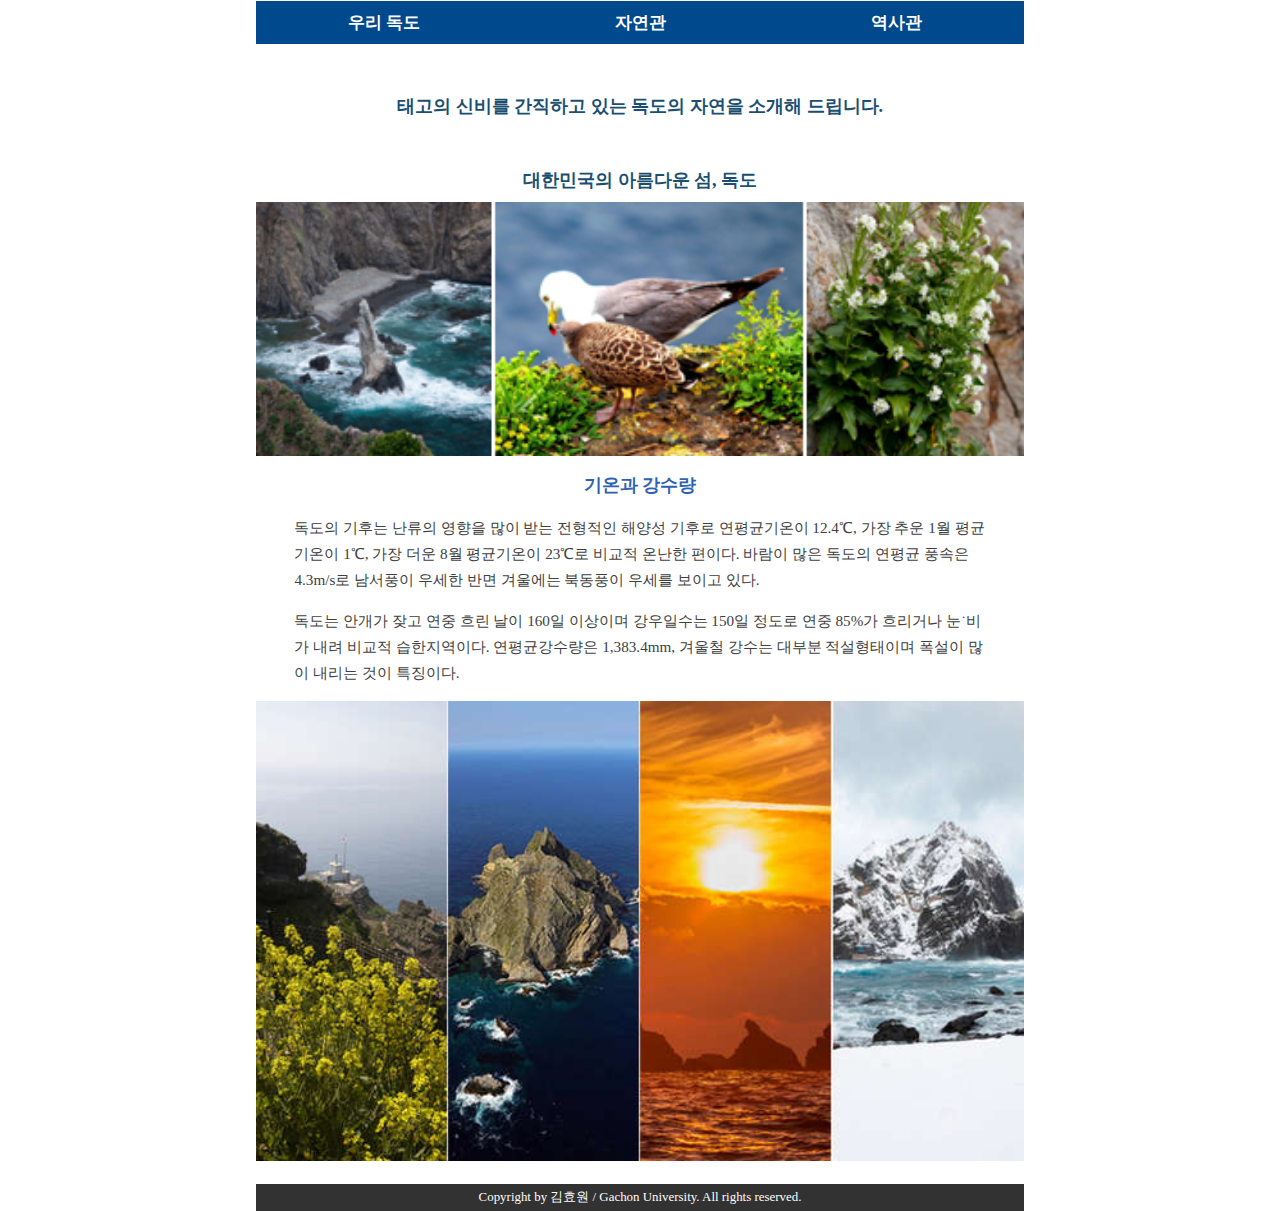
<file: index.html>
<!DOCTYPE html>
<html>
<head>
<meta charset="utf-8">
<link href="index.css" rel="stylesheet" media="screen">
<meta name="viewport" content="width=device-width, initial-scale=1.0">
<title>프로젝트: 반응형 웹 페이지 제작</title>
</head>
<body>
<!--Header: 메뉴 -->
<div id="header">
	<label for="toggle">MENU</label>
	<input type="checkbox" id="toggle">
	<ul id="nav">
		<li><a href="index.html"> 우리 독도 </a></li>
		<li><a href="first.html"> 자연관 </a></li>
		<li><a href="second.html"> 역사관 </a></li>
	</ul>
</div>
<!-- contents: 본문 -->
<div id="contents">
	<h2>태고의 신비를 간직하고 있는 독도의 자연을 소개해 드립니다.</h2>
	<h2>대한민국의 아름다운 섬, 독도</h2>
	<img src="dokdo1.jpeg">
	<h3>기온과 강수량</h3>
	<p>독도의 기후는 난류의 영향을 많이 받는 전형적인 해양성 기후로 연평균기온이 12.4℃, 가장 추운 1월 평균기온이 1℃, 가장 더운 8월 평균기온이 23℃로 비교적 온난한 편이다. 바람이 많은 독도의 연평균 풍속은 4.3m/s로 남서풍이 우세한 반면 겨울에는 북동풍이 우세를 보이고 있다. </p>
	<p>독도는 안개가 잦고 연중 흐린 날이 160일 이상이며 강우일수는 150일 정도로 연중 85%가 흐리거나 눈˙비가 내려 비교적 습한지역이다. 연평균강수량은 1,383.4mm, 겨울철 강수는 대부분 적설형태이며 폭설이 많이 내리는 것이 특징이다. </p>
	<img src="dokdo2.jpeg">
	<br>
</div>
<!-- Footer: 저작권정보 -->
<div id="footer">
	Copyright by 김효원 / Gachon University. All rights reserved.
</div>
</body>
</html>
</file>
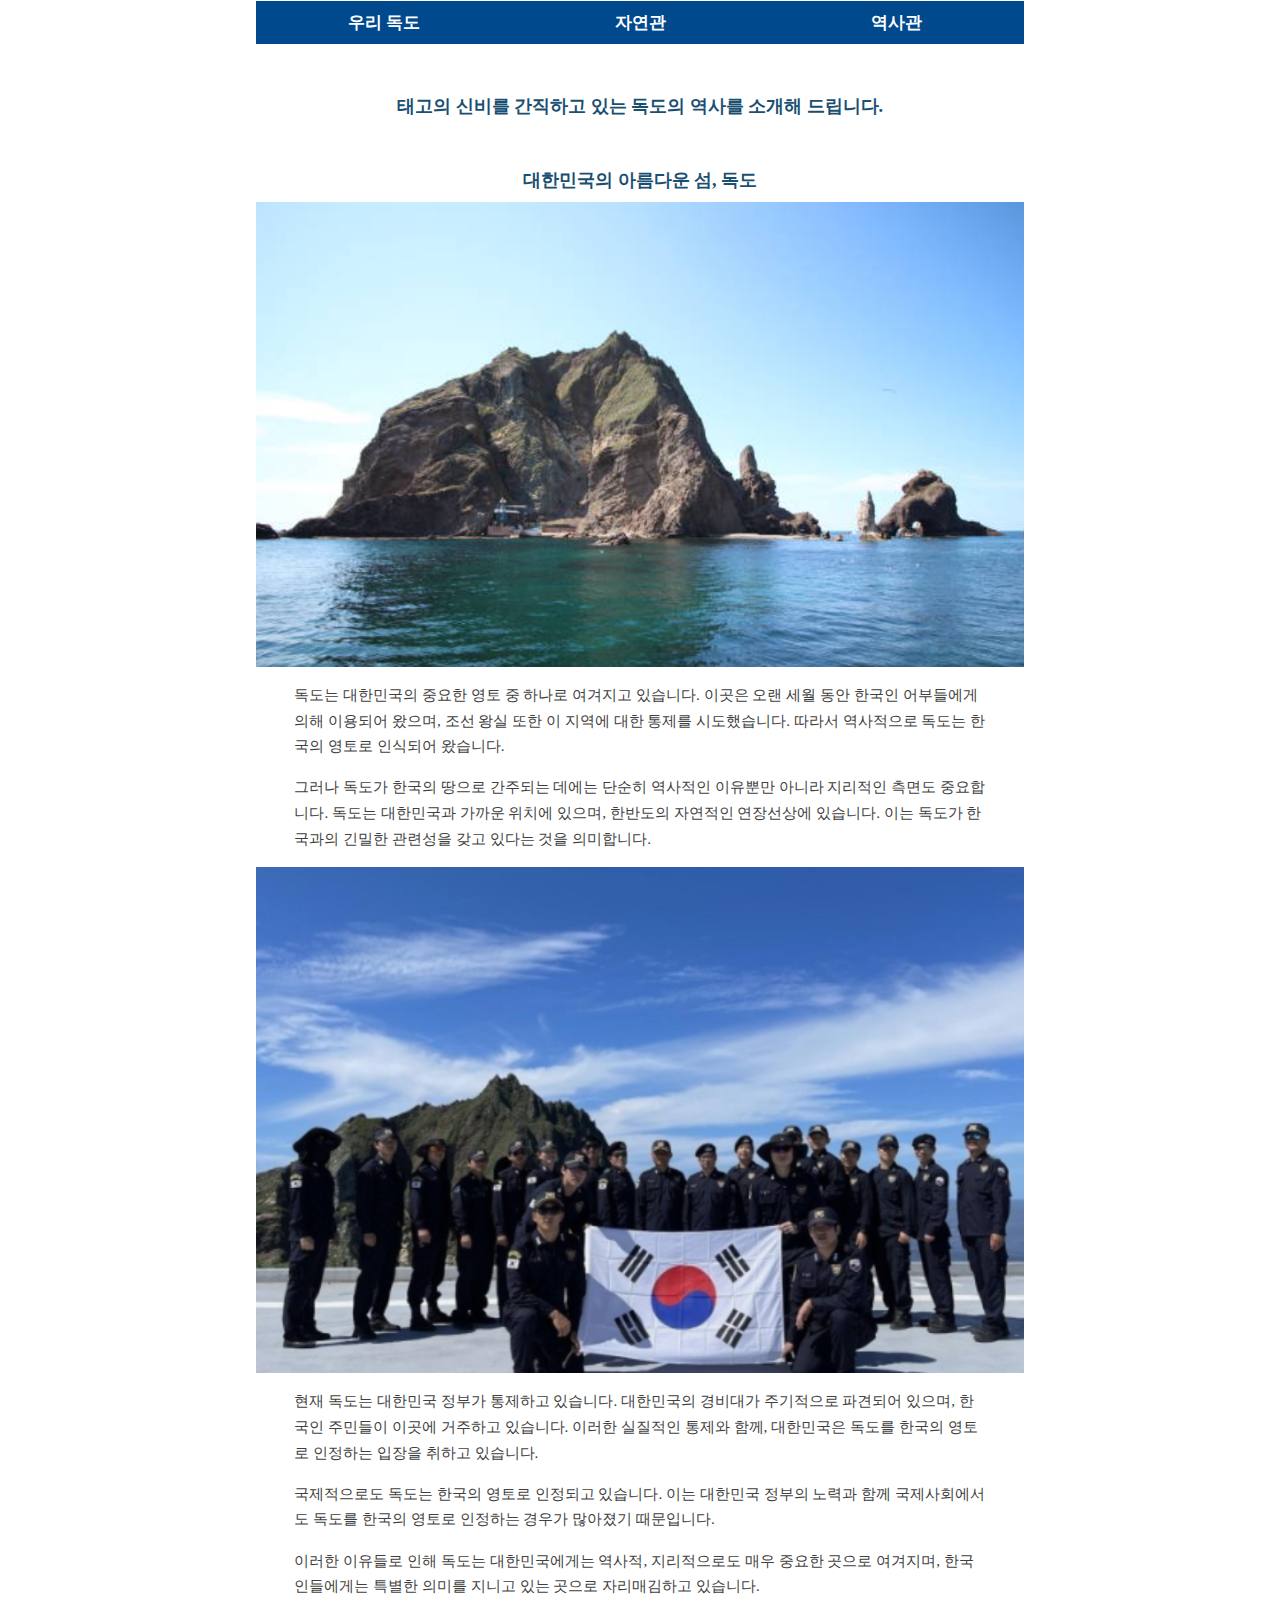
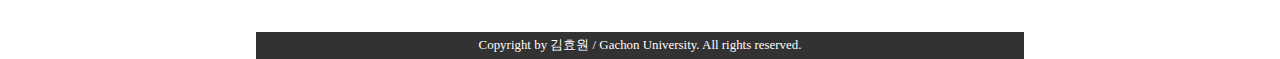
<file: second.html>
<!DOCTYPE html>
<html>
<head>
<meta charset="utf-8">
<link href="index.css" rel="stylesheet" media="screen">
<meta name="viewport" content="width=device-width, initial-scale=1.0">
<title>프로젝트: 반응형 웹 페이지 제작</title>
</head>
<body>
<!--Header: 메뉴 -->
<div id="header">
	<label for="toggle">MENU</label>
	<input type="checkbox" id="toggle">
	<ul id="nav">
		<li><a href="index.html"> 우리 독도 </a></li>
		<li><a href="first.html"> 자연관 </a></li>
		<li><a href="second.html"> 역사관 </a></li>
	</ul>
</div>
<!-- contents: 본문 -->
<div id="contents">
	<h2>태고의 신비를 간직하고 있는 독도의 역사를 소개해 드립니다.</h2>
	<h2>대한민국의 아름다운 섬, 독도</h2>
	<img src="real_dokdo.png">
	<p>독도는 대한민국의 중요한 영토 중 하나로 여겨지고 있습니다. 이곳은 오랜 세월 동안 한국인 어부들에게 의해 이용되어 왔으며, 조선 왕실 또한 이 지역에 대한 통제를 시도했습니다. 따라서 역사적으로 독도는 한국의 영토로 인식되어 왔습니다. </p>
	<p>그러나 독도가 한국의 땅으로 간주되는 데에는 단순히 역사적인 이유뿐만 아니라 지리적인 측면도 중요합니다. 독도는 대한민국과 가까운 위치에 있으며, 한반도의 자연적인 연장선상에 있습니다. 이는 독도가 한국과의 긴밀한 관련성을 갖고 있다는 것을 의미합니다. </p>
	<img src="dokdo_police.png">
	<p>현재 독도는 대한민국 정부가 통제하고 있습니다. 대한민국의 경비대가 주기적으로 파견되어 있으며, 한국인 주민들이 이곳에 거주하고 있습니다. 이러한 실질적인 통제와 함께, 대한민국은 독도를 한국의 영토로 인정하는 입장을 취하고 있습니다.</p>
	<p>국제적으로도 독도는 한국의 영토로 인정되고 있습니다. 이는 대한민국 정부의 노력과 함께 국제사회에서도 독도를 한국의 영토로 인정하는 경우가 많아졌기 때문입니다.</p>
	<p>이러한 이유들로 인해 독도는 대한민국에게는 역사적, 지리적으로도 매우 중요한 곳으로 여겨지며, 한국인들에게는 특별한 의미를 지니고 있는 곳으로 자리매김하고 있습니다.</p>
	<br>
</div>
<!-- Footer: 저작권정보 -->
<div id="footer">
	Copyright by 김효원 / Gachon University. All rights reserved.
</div>
</body>
</html>
</file>
<file: index.css>
/* 데스크톱 */
body { 
    margin: 0 auto;
    width: 60%;
    font-family: "Nanum Gothic", "맑은 고딕", Dotum;
    color: #404040;
    font-size: 95%;
}

a { 
    text-decoration: none;
    color: white; 
}

#header { 
    background-color: #00498c;
    color: white;
    width: 100%; /* 콘텐츠 너비와 일치 */
}

label, #toggle { 
    display: none;
}

#nav { 
    padding: 0;
    margin: 0;
    display: flex; /* Flex로 변경하여 유연하게 배치 */
    justify-content: space-around; /* 공간을 균등하게 나눔 */
    align-items: center; /* 항목을 세로로 중앙 정렬 */
    list-style: none; /* 리스트 스타일 제거 */
    width: 100%; /* 콘텐츠 너비와 일치 */
}

#nav li { 
    padding: 30px 20px; /* 항목 사이의 간격을 조정 */
    font-weight: bold;
    font-size: 22px;
}

#contents { 
    min-height: 200px; 
    background-color: white;
}

#contents h2 { 
    font-size: 18px;
    color: #1B4F72;
    text-align: center;
    margin: 50px 0 10px 0;
}

#contents video { 
    display: block;
    margin: 5px auto;
    width: 100%; /* 콘텐츠 너비와 일치 */
    max-width: 100%; /* 튀어나오지 않도록 */
}

#contents img { 
    display: block;
    margin: 5px auto;
    width: 100%; /* 콘텐츠 너비와 일치 */
    max-width: 100%; /* 튀어나오지 않도록 */
}

#contents h3 { 
    text-align: center;
    color: #2F62B1;
}

#contents p { 
    padding: 0 5%;
    line-height: 1.7em;
}

#footer { 
    background-color: #323232;
    color: white;
    text-align: center;
    font-size: 0.85em;
    padding: 5px 0;
}

/* 모바일 */
@media screen and (max-width: 480px) {
    body { 
        margin: 0;
        width: 100%;
        padding: 0; /* 여백을 없앰 */
        overflow-x: hidden; /* 가로 스크롤을 방지 */
    }

    label { 
        display: block;
        text-align: center;
        font-size: 20px;
        font-weight: bold;
        padding: 10px 3%; 
        background-color: #00498c;
        color: white;
    }

    #toggle {
        display: none; /* 기본적으로 숨기기 */
    }

    #toggle:checked + #nav { 
        display: flex;
        flex-direction: column;
        align-items: center;
    }

    #nav { 
        display: none; /* 기본적으로 숨기기 */
        flex-direction: column; /* 세로 방향으로 변경 */
        align-items: center; /* 항목을 중앙 정렬 */
        justify-content: space-around; /* 공간을 균등하게 나눔 */
        width: 100%; /* 화면 너비에 맞춤 */
        background-color: #00498c; /* 배경색 추가 */
    }
    }

    #nav li { 
        display: block;
        width: 100%;
        text-align: center;
        border-top: 1px solid white;
        padding: 10px 0; /* 패딩을 조정 */
        font-size: 1.1em;
        background-color: #00498c;
        color: white;
    }

    #contents { 
        padding: 0; /* 여백을 없앰 */
    }

    #contents img, #contents video { 
        width: 100%; /* 화면에 꽉 차게 설정 */
        max-width: 100%; /* 최대 너비를 100%로 제한 */
    }
}

/* 태블릿 */
@media screen and (max-width: 768px) {
    body { 
        width: 80%; /* 태블릿에서는 조금 더 넓게 */
    }

    #nav { 
        flex-direction: row; /* 가로 방향 */
        justify-content: space-around; /* 공간을 균등하게 나눔 */
    }

    #nav li { 
        padding: 20px 10px; /* 패딩을 줄여서 조정 */
        font-size: 18px; /* 폰트 크기 조정 */
    }

    #contents img, #contents video { 
        width: 90%; /* 태블릿에서의 콘텐츠 크기 조정 */
    }
}
</file>
